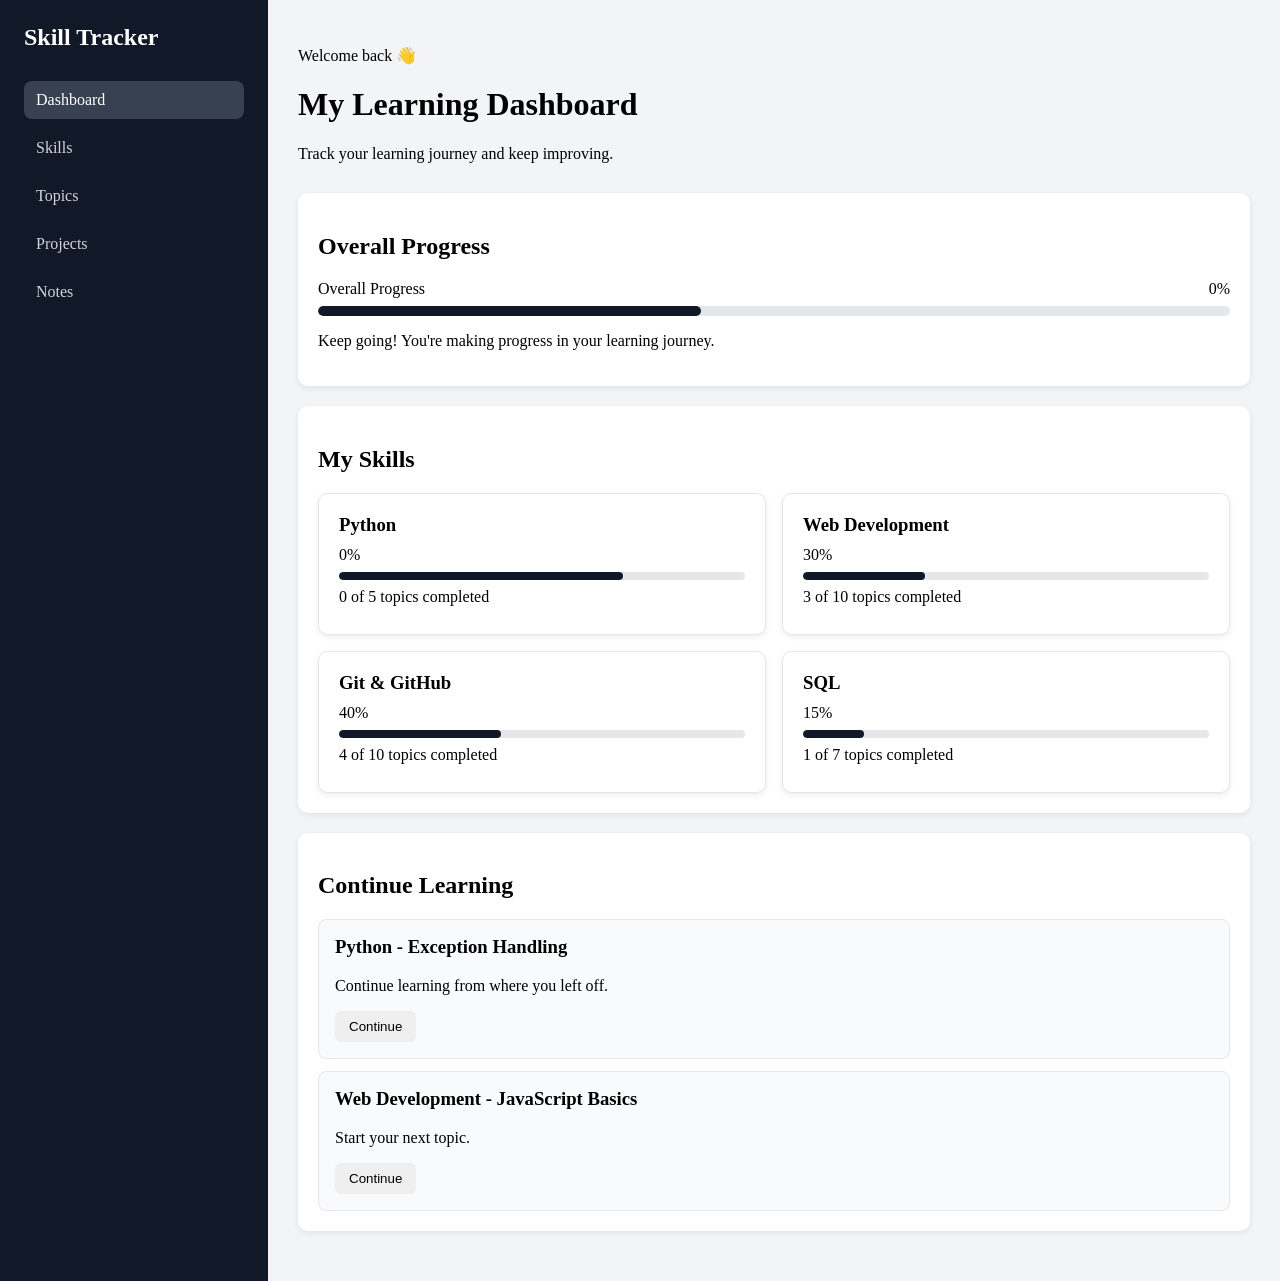
<file: index.html>
<!DOCTYPE html>
<html lang="en">
<head>
    <meta charset="UTF-8">
    <meta name="viewport" content="width=device-width, initial-scale=1.0">
    <title>Student Skill Tracker</title>
    <link rel="stylesheet" href="style.css">
    
</head>

<body>

    <aside>
        <h2>Skill Tracker</h2>

        <nav>
            <a href="#" class="active">Dashboard</a>
            <a href="skills.html">Skills</a>
            <a href="topics.html">Topics</a>
            <a href="projects.html">Projects</a>
            <a href="notes.html">Notes</a>
        </nav>
    </aside>

    <main>

        <header>
            <p>Welcome back 👋</p>
            <h1>My Learning Dashboard</h1>
            <p>Track your learning journey and keep improving.</p>
        </header>

        <section>
            <h2>Overall Progress</h2>
            <div class="progress-info"> 
                <span>Overall Progress</span>
                <span id="overall-progress">0%</span>
            </div>

            <div class="progress-bar">
                <div id="overall-progress-fill" class="progress-fill"></div>
            </div>
            <p>Keep going! You're making progress in your learning journey.</p>
        </section>

        <section>
            <h2>My Skills</h2>

            <div class="skill-grid">

                <article>
                    <h3>Python</h3>
                    <p id="python-skill-progress">0%</p>

                    <div class="skill-progress">
                        <div id="python-skill-progress-fill" class="skill-progress-fill" style="width: 70%;"></div>
                    </div>
                    <p id="python-topic-count">0 of 5 topics completed</p>
                </article>
    
                <article>
                    <h3>Web Development</h3>
                    <p>30%</p>

                    <div class="skill-progress">
                        <div class="skill-progress-fill" style="width: 30%;"></div>
                    </div>
                    <p>3 of 10 topics completed</p>
                </article>
    
                <article>
                    <h3>Git & GitHub</h3>
                    <p>40%</p>

                    <div class="skill-progress">
                        <div class="skill-progress-fill" style="width: 40%;"></div>
                    </div>
                    <p>4 of 10 topics completed</p>
                </article>
    
                <article>
                    <h3>SQL</h3>
                    <p>15%</p>

                    <div class="skill-progress">
                        <div class="skill-progress-fill" style="width: 15%;"></div>
                    </div>
                    <p>1 of 7 topics completed</p>
                </article>
            </div>
        </section>

        <section>
            <h2>Continue Learning</h2>

            <div class="learning-item">
                <h3>Python - Exception Handling</h3>
                <p class="learning-status">Continue learning from where you left off.</p>
                <button data-topic-url="topic.html?skill=python&topic=exception-handling">Continue</button>
            </div>

            <div class="learning-item">
                <h3>Web Development - JavaScript Basics</h3>
                <p class="learning-status">Start your next topic.</p>
                <button data-topic-url="topic.html?skill=web-development&topic=javascript-basics">Continue</button>
            </div>
        </section>

    </main>
    <script src="script.js"></script>

</body>
</html>
</file>
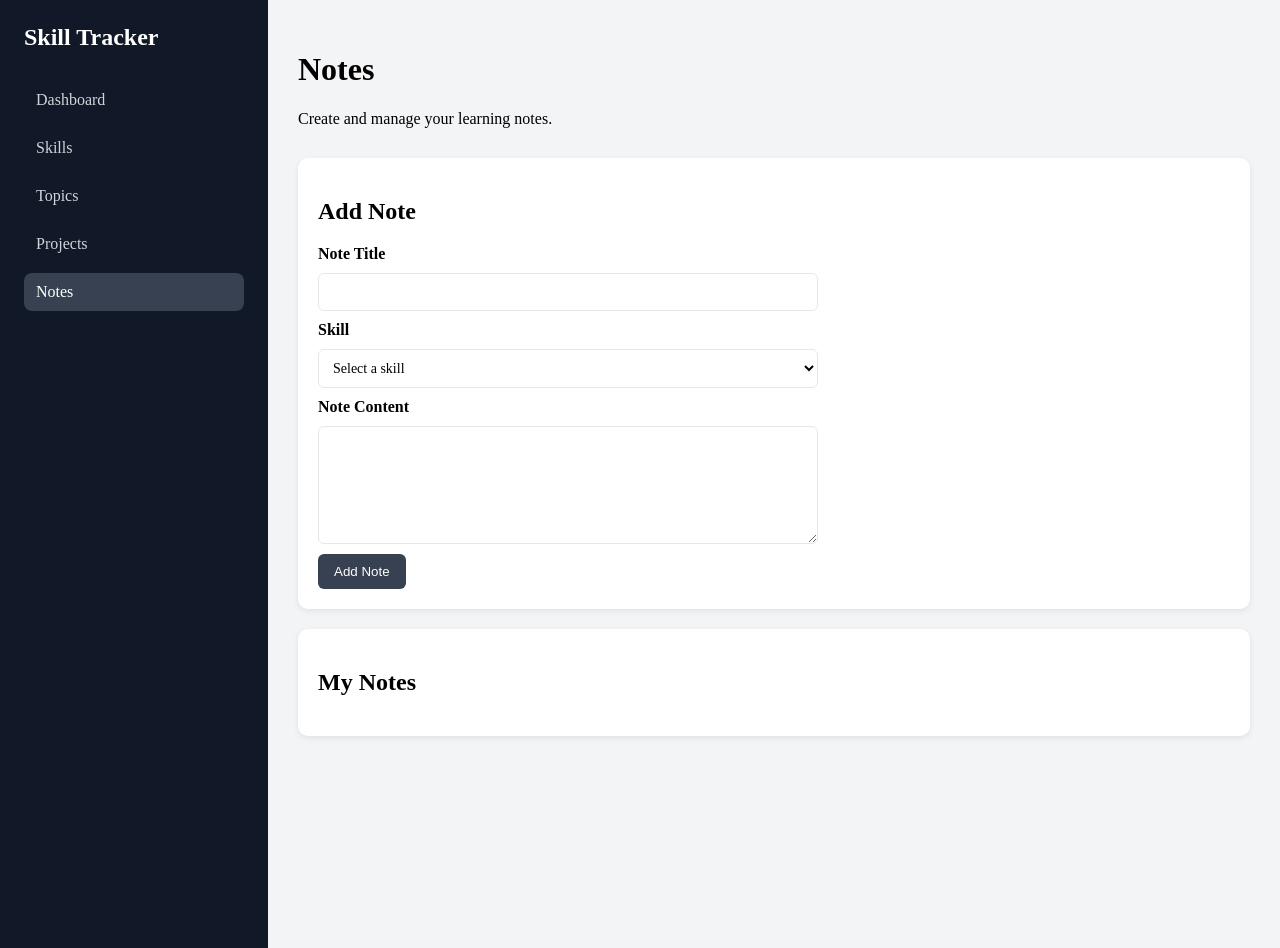
<file: notes.html>
<!DOCTYPE html>
<html lang="en">
<head>
    <meta charset="UTF-8">
    <meta name="viewport" content="width=device-width, initial-scale=1.0">
    <title>Notes - Skill Tracker</title>
    <link rel="stylesheet" href="style.css">
</head>

<body>

    <aside class="sidebar">
        <h2>Skill Tracker</h2>

        <nav>
            <a href="index.html">Dashboard</a>
            <a href="skills.html">Skills</a>
            <a href="topics.html">Topics</a>
            <a href="projects.html">Projects</a>
            <a href="notes.html" class="active">Notes</a>
        </nav>
    </aside>

    <main class="main-content">

        <header class="page-header">
            <h1>Notes</h1>
            <p>Create and manage your learning notes.</p>
        </header>

        <section class="content-section">
            <h2>Add Note</h2>

            <form id="note-form">

                <label for="note-title">Note Title</label>
                <input type="text" id="note-title" required>

                <label for="note-skill">Skill</label>
                <select id="note-skill" required>
                    <option value="">Select a skill</option>
                    <option value="Python">Python</option>
                    <option value="JavaScript">JavaScript</option>
                    <option value="HTML & CSS">HTML & CSS</option>
                    <option value="SQL">SQL</option>
                    <option value="Git & GitHub">Git & GitHub</option>
                </select>

                <label for="note-content">Note Content</label>
                <textarea id="note-content" rows="6" required></textarea>

                <button type="submit">Add Note</button>

            </form>
        </section>

        <section class="content-section">
            <h2>My Notes</h2>

            <div id="note-list">
                <!-- Notes will appear here -->
            </div>
        </section>

    </main>

    <script src="script.js"></script>

</body>
</html>
</file>
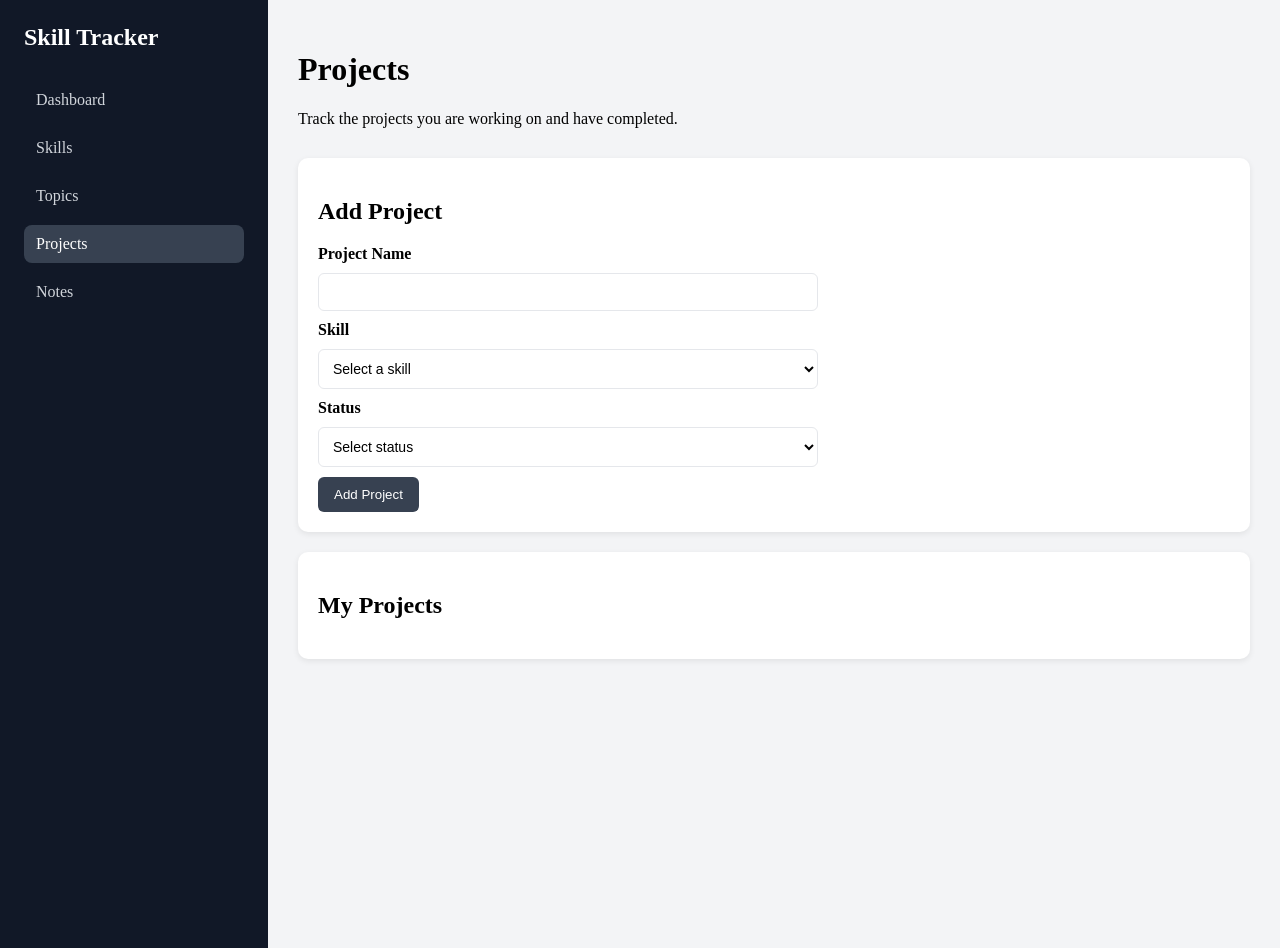
<file: projects.html>
<!DOCTYPE html>
<html lang="en">
<head>
    <meta charset="UTF-8">
    <meta name="viewport" content="width=device-width, initial-scale=1.0">
    <title>Projects - Skill Tracker</title>
    <link rel="stylesheet" href="style.css">
</head>

<body>

    <aside class="sidebar">
        <h2>Skill Tracker</h2>

        <nav>
            <a href="index.html">Dashboard</a>
            <a href="skills.html">Skills</a>
            <a href="topics.html">Topics</a>
            <a href="projects.html" class="active">Projects</a>
            <a href="notes.html">Notes</a>
        </nav>
    </aside>

    <main class="main-content">

        <header class="page-header">
            <h1>Projects</h1>
            <p>Track the projects you are working on and have completed.</p>
        </header>

        <section class="content-section">
    <h2>Add Project</h2>

    <form id="project-form">

        <label for="project-name">Project Name</label>
        <input type="text" id="project-name" required>

        <label for="project-skill">Skill</label>
        <select id="project-skill" required>
            <option value="">Select a skill</option>
            <option value="Python">Python</option>
            <option value="JavaScript">JavaScript</option>
            <option value="HTML & CSS">HTML & CSS</option>
            <option value="SQL">SQL</option>
            <option value="Git & GitHub">Git & GitHub</option>
        </select>

        <label for="project-status">Status</label>
        <select id="project-status" required>
            <option value="">Select status</option>
            <option value="Not Started">Not Started</option>
            <option value="In Progress">In Progress</option>
            <option value="Completed">Completed</option>
        </select>

        <button type="submit">Add Project</button>

    </form>
</section>

        <section class="content-section">
            <h2>My Projects</h2>

            <div id="project-list">
                <!-- Projects will appear here -->
            </div>
        </section>

    </main>
    <script src="script.js"></script>

</body>
</html>
</file>
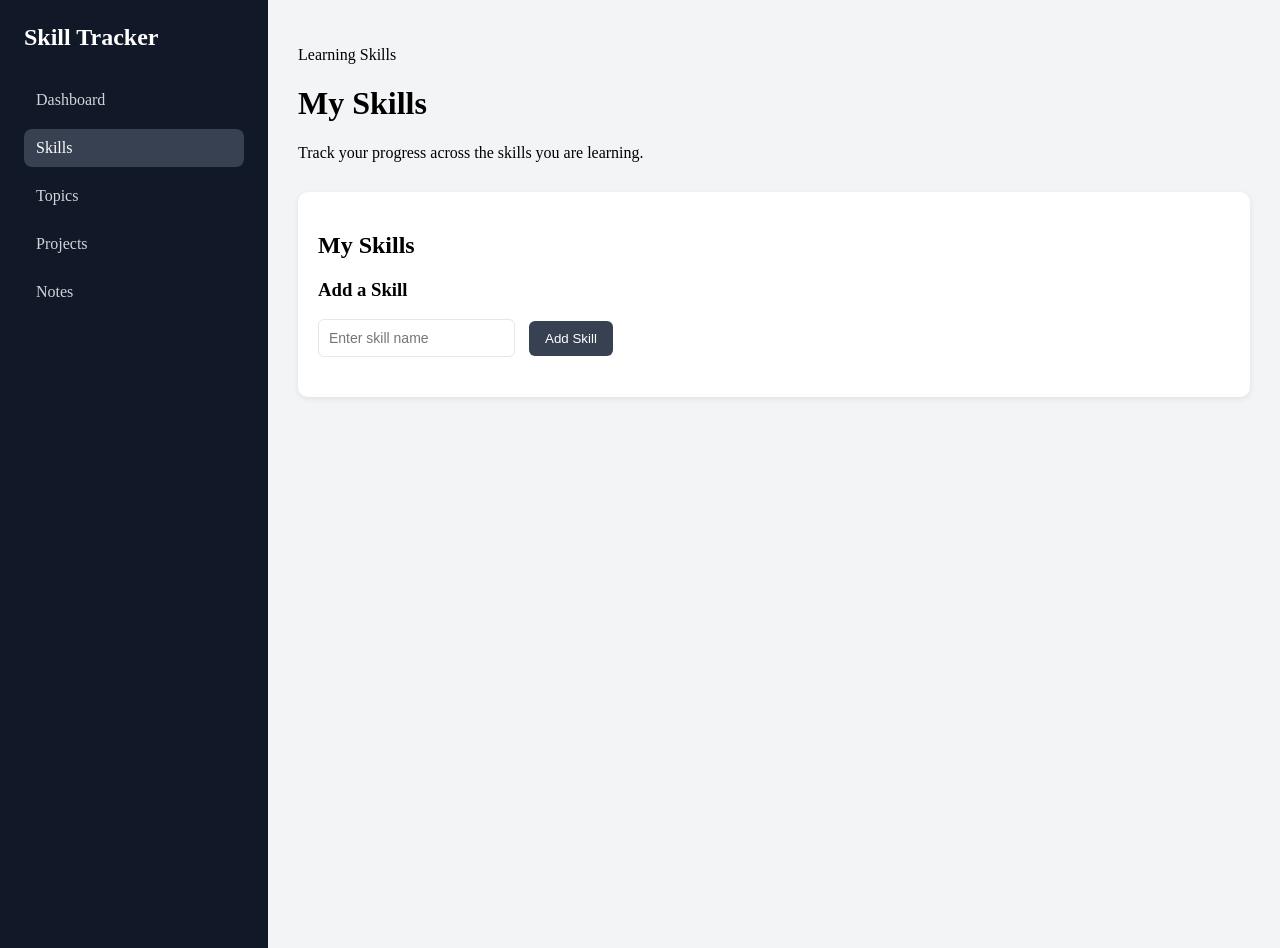
<file: skills.html>
<!DOCTYPE html>
<html lang="en">
<head>
    <meta charset="UTF-8">
    <meta name="viewport" content="width=device-width, initial-scale=1.0">
    <title>Skills - Student Skill Tracker</title>
    <link rel="stylesheet" href="style.css">
</head>

<body>

    <aside>
        <h2>Skill Tracker</h2>

        <nav>
            <a href="index.html">Dashboard</a>
            <a href="skills.html" class="active">Skills</a>
            <a href="topics.html">Topics</a>
            <a href="projects.html">Projects</a>
            <a href="notes.html">Notes</a>
        </nav>
    </aside>

    <main>

        <header>
            <p>Learning Skills</p>
            <h1>My Skills</h1>
            <p>Track your progress across the skills you are learning.</p>
        </header>

        <section>
            <h2>My Skills</h2>
            <div class="add-skill">
                <h3>Add a Skill</h3>
                <input type="text" id="skill-name-input" placeholder="Enter skill name">
                <button id="add-skill-button">Add Skill</button>
            </div>

            <div class="skill-grid" id="skill-grid">       
        </section>

    </main>
    <script src="script.js"></script>

</body>
</html>
</file>
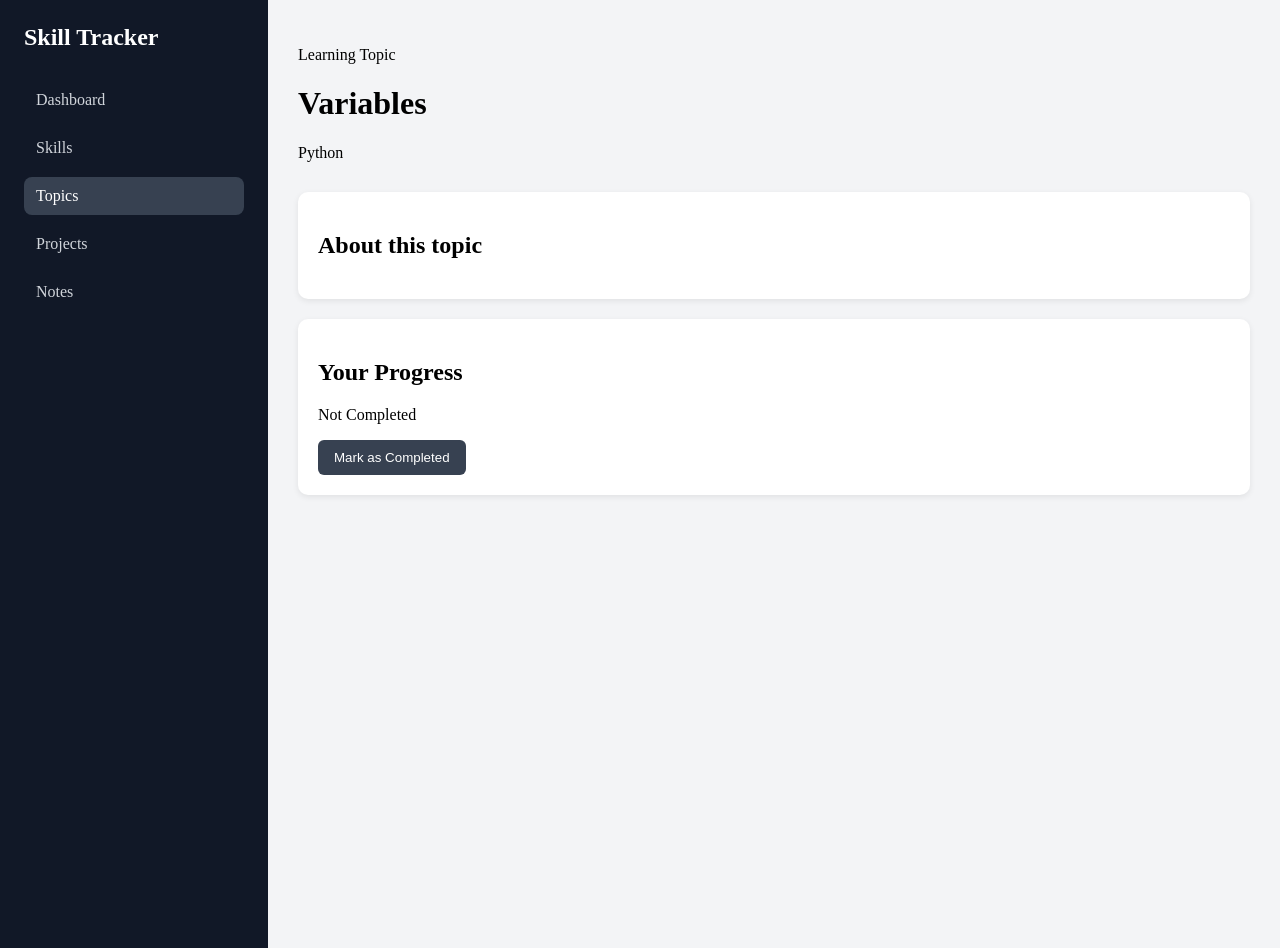
<file: topic.html>
<!DOCTYPE html>
<html lang="en">
<head>
    <meta charset="UTF-8">
    <meta name="viewport" content="width=device-width, initial-scale=1.0">
    <title>Topic - Student Skill Tracker</title>
    <link rel="stylesheet" href="style.css">
</head>

<body>

    <aside>
        <h2>Skill Tracker</h2>

        <nav>
            <a href="index.html">Dashboard</a>
            <a href="skills.html">Skills</a>
            <a href="topics.html" class="active">Topics</a>
            <a href="projects.html">Projects</a>
            <a href="notes.html">Notes</a>
        </nav>
    </aside>

    <main>

        <header>
            <p>Learning Topic</p>
            <h1 id="topic-title">Variables</h1>
            <p id="skill-name">Python</p>
        </header>

        <section>
            <h2>About this topic</h2>
            <div id="topic-content"></div>

        </section>

        <section>
            <h2>Your Progress</h2>

            <p id="topic-status">Not Completed</p>

            <button id="complete-button">Mark as Completed</button>
        </section>

    </main>

    <script src="script.js"></script>
</body>
</html>
</file>
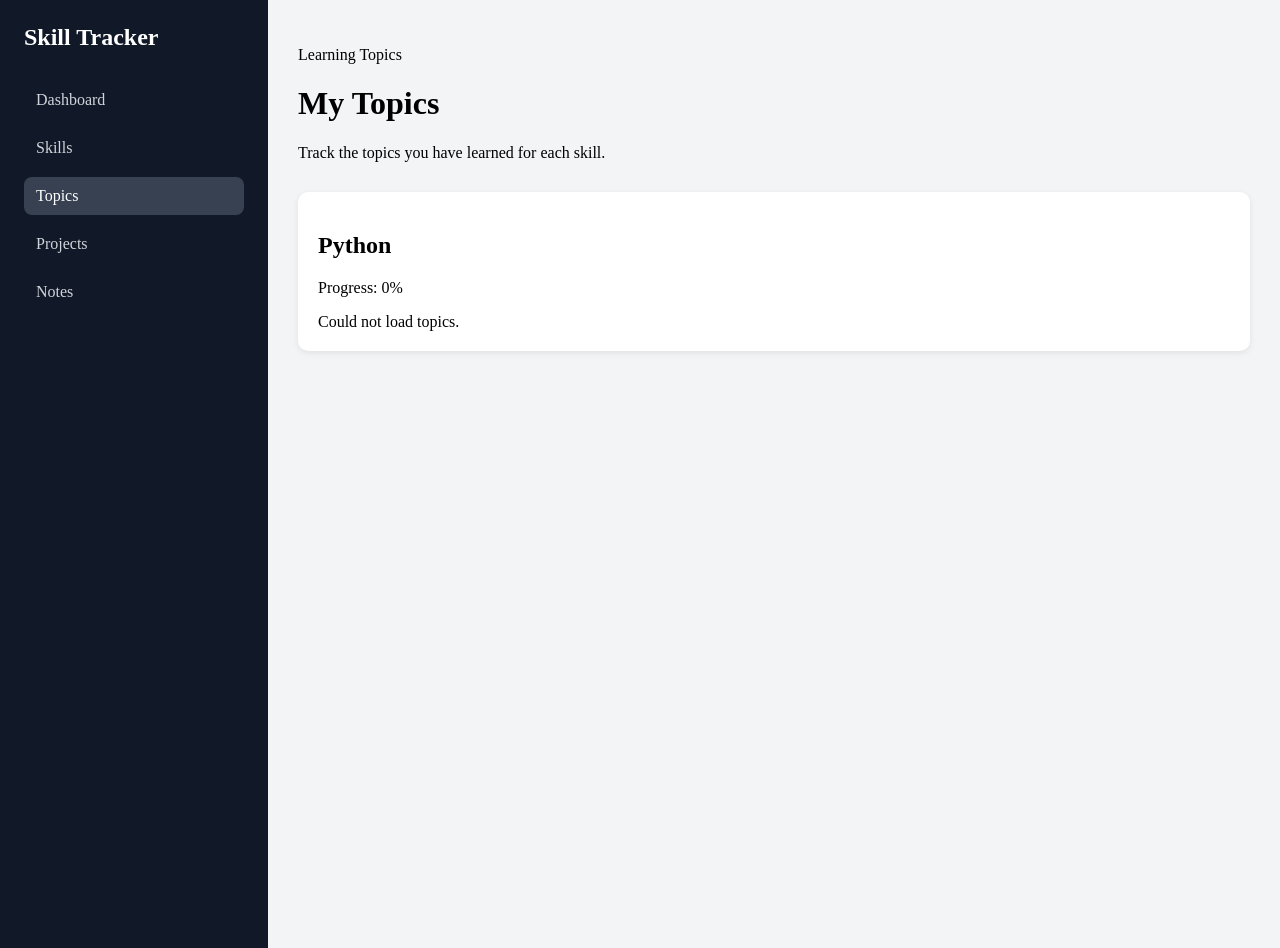
<file: topics.html>
<!DOCTYPE html>
<html lang="en">
<head>
    <meta charset="UTF-8">
    <meta name="viewport" content="width=device-width, initial-scale=1.0">
    <title>Topics - Student Skill Tracker</title>
    <link rel="stylesheet" href="style.css">
</head>

<body>

    <aside>
        <h2>Skill Tracker</h2>

        <nav>
            <a href="index.html">Dashboard</a>
            <a href="skills.html">Skills</a>
            <a href="topics.html" class="active">Topics</a>
            <a href="projects.html">Projects</a>
            <a href="notes.html">Notes</a>
        </nav>
    </aside>

    <main>

        <header>
            <p>Learning Topics</p>
            <h1>My Topics</h1>
            <p>Track the topics you have learned for each skill.</p>
        </header>

        <section>
            <h2 id="topic-skill-name">Python</h2>
            <p id="python-progress">Progress: 0%</p>

            <div class="topic-list" id="topic-list">
               
            </div>
        </section>

    </main>
    <script src="script.js"></script>

</body>
</html>
</file>
<file: style.css>
body {
    display: flex;
    margin: 0;
    background-color: #f3f4f6;
}

aside {
    width: 220px;
    min-height: 100vh;
    background-color: #111827;
    padding: 24px;

}

aside h2 {
    color: white;
    margin-top: 0;
    margin-bottom: 30px;
}

nav {
    display: flex;
    flex-direction: column;
    gap: 10px;
}

nav a {
    color: #d1d5db;
    text-decoration: none; 
    padding: 10px 12px;
    border-radius: 8px; 
}

nav a.active {
    background-color: #374151;
    color: white;

}

main {
    flex: 1;
    padding: 30px;
}

header {
    margin-bottom: 30px;
}

section {
    background-color: white;
    padding: 20px;
    margin-bottom: 20px;
    border-radius: 10px;
    box-shadow: 0 2px 6px rgba(0, 0, 0, 0.08);
}

.progress-info {
    display: flex;
    justify-content: space-between;
    margin-bottom: 8px;
}

.progress-bar {
    width: 100%;
    height: 10px;
    background-color: #e5e7eb;
    border-radius: 10px;
    overflow: hidden;
}

.progress-fill {
    width: 42%;
    height: 100%;
    background-color: #111827;
    border-radius: 10px;
}

.skill-grid {
    display: grid;
    grid-template-columns: repeat(2, 1fr);
    gap: 16px;
}

.skill-grid article {
    padding: 20px;
    border: 1px solid #e5e7eb;
    border-radius: 10px;
    background-color: #ffffff;
    box-shadow: 0 2px 6px rgba(0, 0, 0, 0.08);
}

.skill-progress {
    width: 100%;
    height: 8px;
    background-color: #e5e7eb;
    border-radius: 8px;
    overflow: hidden;
}

.skill-progress-fill {
    height: 100%;
    background-color: #111827;
    border-radius: 8px;
}

.skill-grid article h3 {
    margin-top: 0;
    margin-bottom: 10px;
}

.skill-grid article p {
    margin: 8px 0;
}

.learning-item {
    padding: 16px;
    margin-top: 12px;
    border: 1px solid #e5e7eb;
    border-radius: 8px;
    background-color: #f9fafb;
}

.learning-item h3 {
    margin-top: 0;
}

.learning-item button {
    padding: 8px 14px;
    border: none;
    border-radius: 6px;
    cursor: pointer;
}

.learning-status.completed {
    color: green;
    font-weight: bold;
}

.topic-list {
    display: flex;
    flex-direction: column;
    gap: 10px;
}

.topic-item {
    display: flex;
    justify-content: space-between;
    align-items: center;
    padding: 14px 16px;
    border: 1px solid #e5e7eb;
    border-radius: 8px;
    background-color: #f9fafb;
}

/* Project form */

#project-form {
    display: flex;
    flex-direction: column;
    gap: 10px;
    max-width: 500px;
}

#project-form label {
    font-weight: 600;
}

#project-form input,
#project-form select {
    padding: 10px;
    border: 1px solid #e5e7eb;
    border-radius: 6px;
    background: #ffffff;
    font-size: 14px;
}

#project-form button {
    width: fit-content;
    padding: 10px 16px;
    border: none;
    border-radius: 6px;
    background: #374151;
    color: #ffffff;
    cursor: pointer;
}

#project-form button:hover {
    background: #111827;
}

/* Notes form */

#note-form {
    display: flex;
    flex-direction: column;
    gap: 10px;
    max-width: 500px;
}

#note-form label {
    font-weight: 600;
}

#note-form input,
#note-form select,
#note-form textarea {
    padding: 10px;
    border: 1px solid #e5e7eb;
    border-radius: 6px;
    background: #ffffff;
    font-size: 14px;
    font-family: inherit;
}

#note-form textarea {
    resize: vertical;
}

#note-form button {
    width: fit-content;
    padding: 10px 16px;
    border: none;
    border-radius: 6px;
    background: #374151;
    color: #ffffff;
    cursor: pointer;
}

#note-form button:hover {
    background: #111827;
}

/* Skill form */

#skill-name-input {
    padding: 10px;
    border: 1px solid #e5e7eb;
    border-radius: 6px;
    background: #ffffff;
    font-size: 14px;
    margin-right: 10px;
    margin-bottom: 20px;
}

#add-skill-button {
    padding: 10px 16px;
    border: none;
    border-radius: 6px;
    background: #374151;
    color: #ffffff;
    cursor: pointer;
}

#add-skill-button:hover {
    background: #111827;
}

/* Topic completion button */

#complete-button {
    padding: 10px 16px;
    border: none;
    border-radius: 6px;
    background: #374151;
    color: #ffffff;
    cursor: pointer;
}

#complete-button:hover {
    background: #111827;
}

.delete-skill-button {
    margin-top: 12px;
    margin-left: 12px;
    padding: 8px 14px;
    border: none;
    border-radius: 6px;
    background-color: #374151;
    color: white;
    cursor: pointer;
}

.delete-skill-button:hover {
    background-color: #111827;
}
</file>
